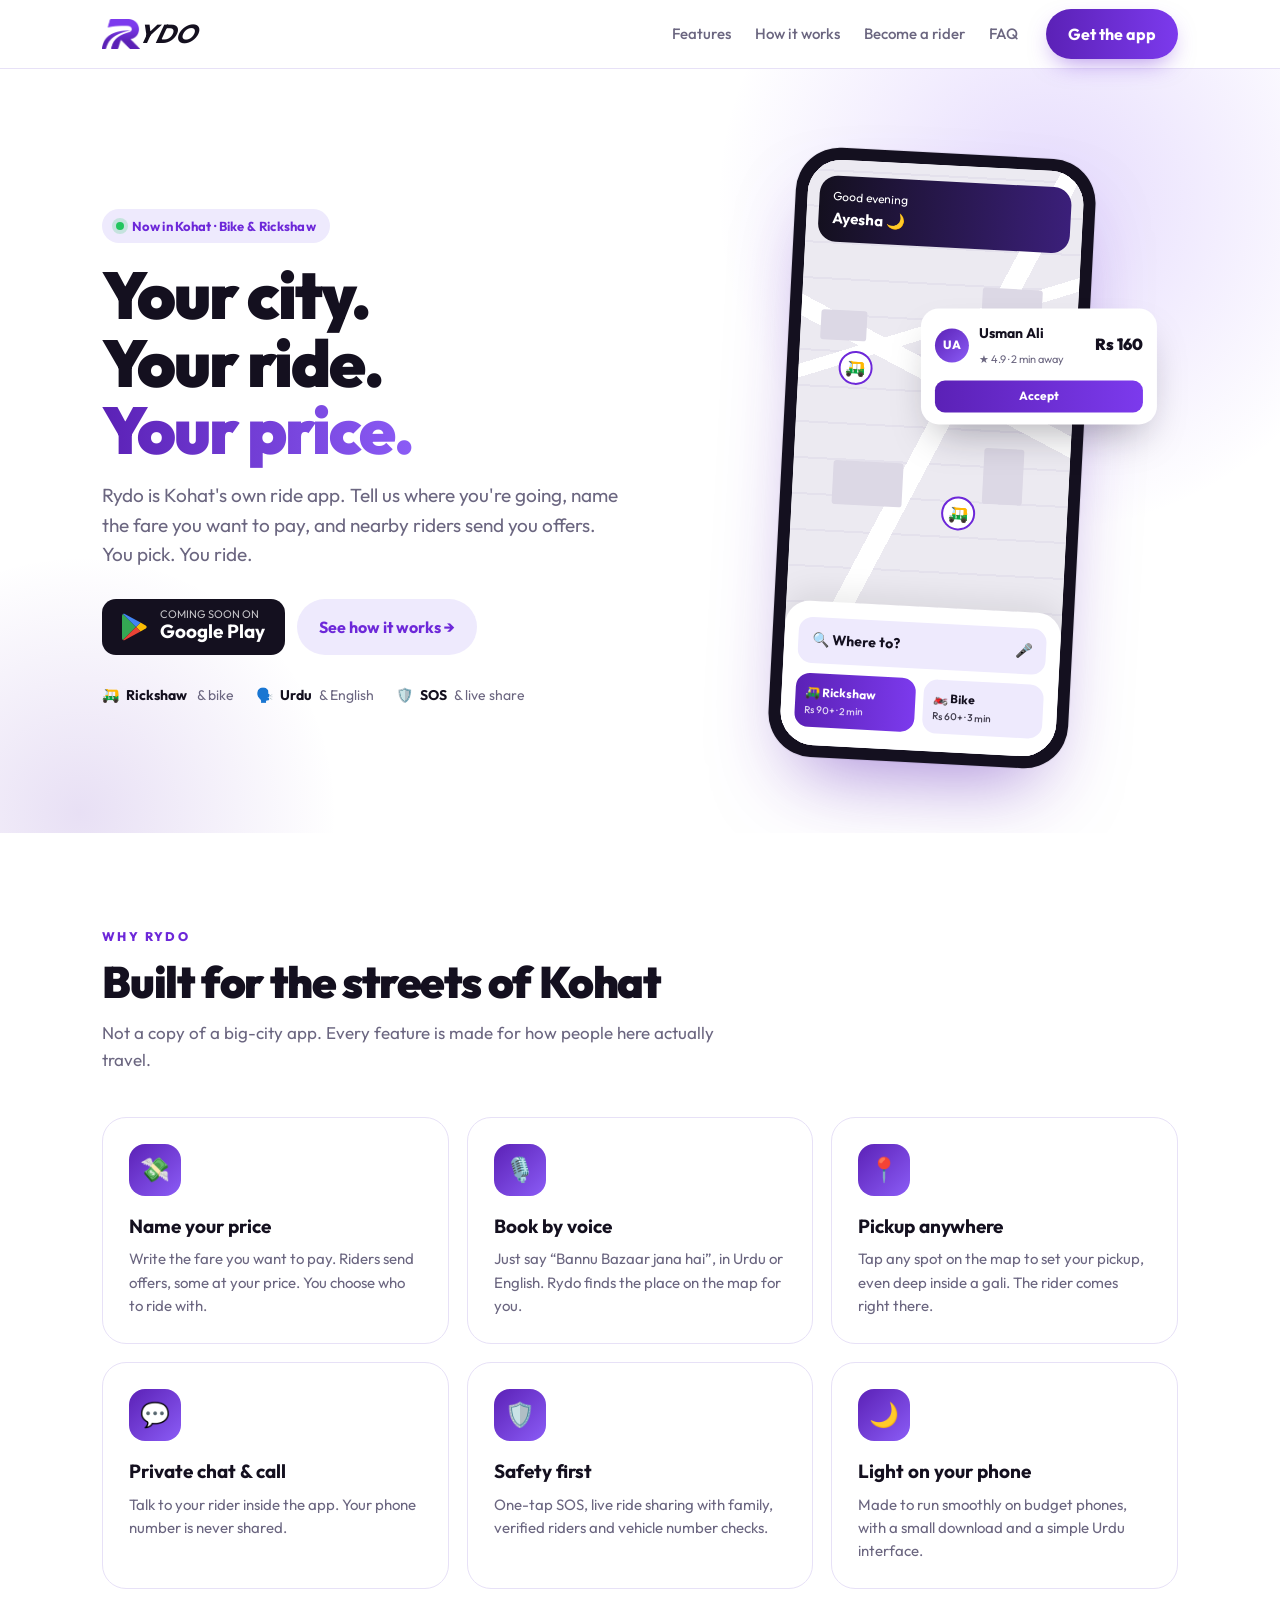
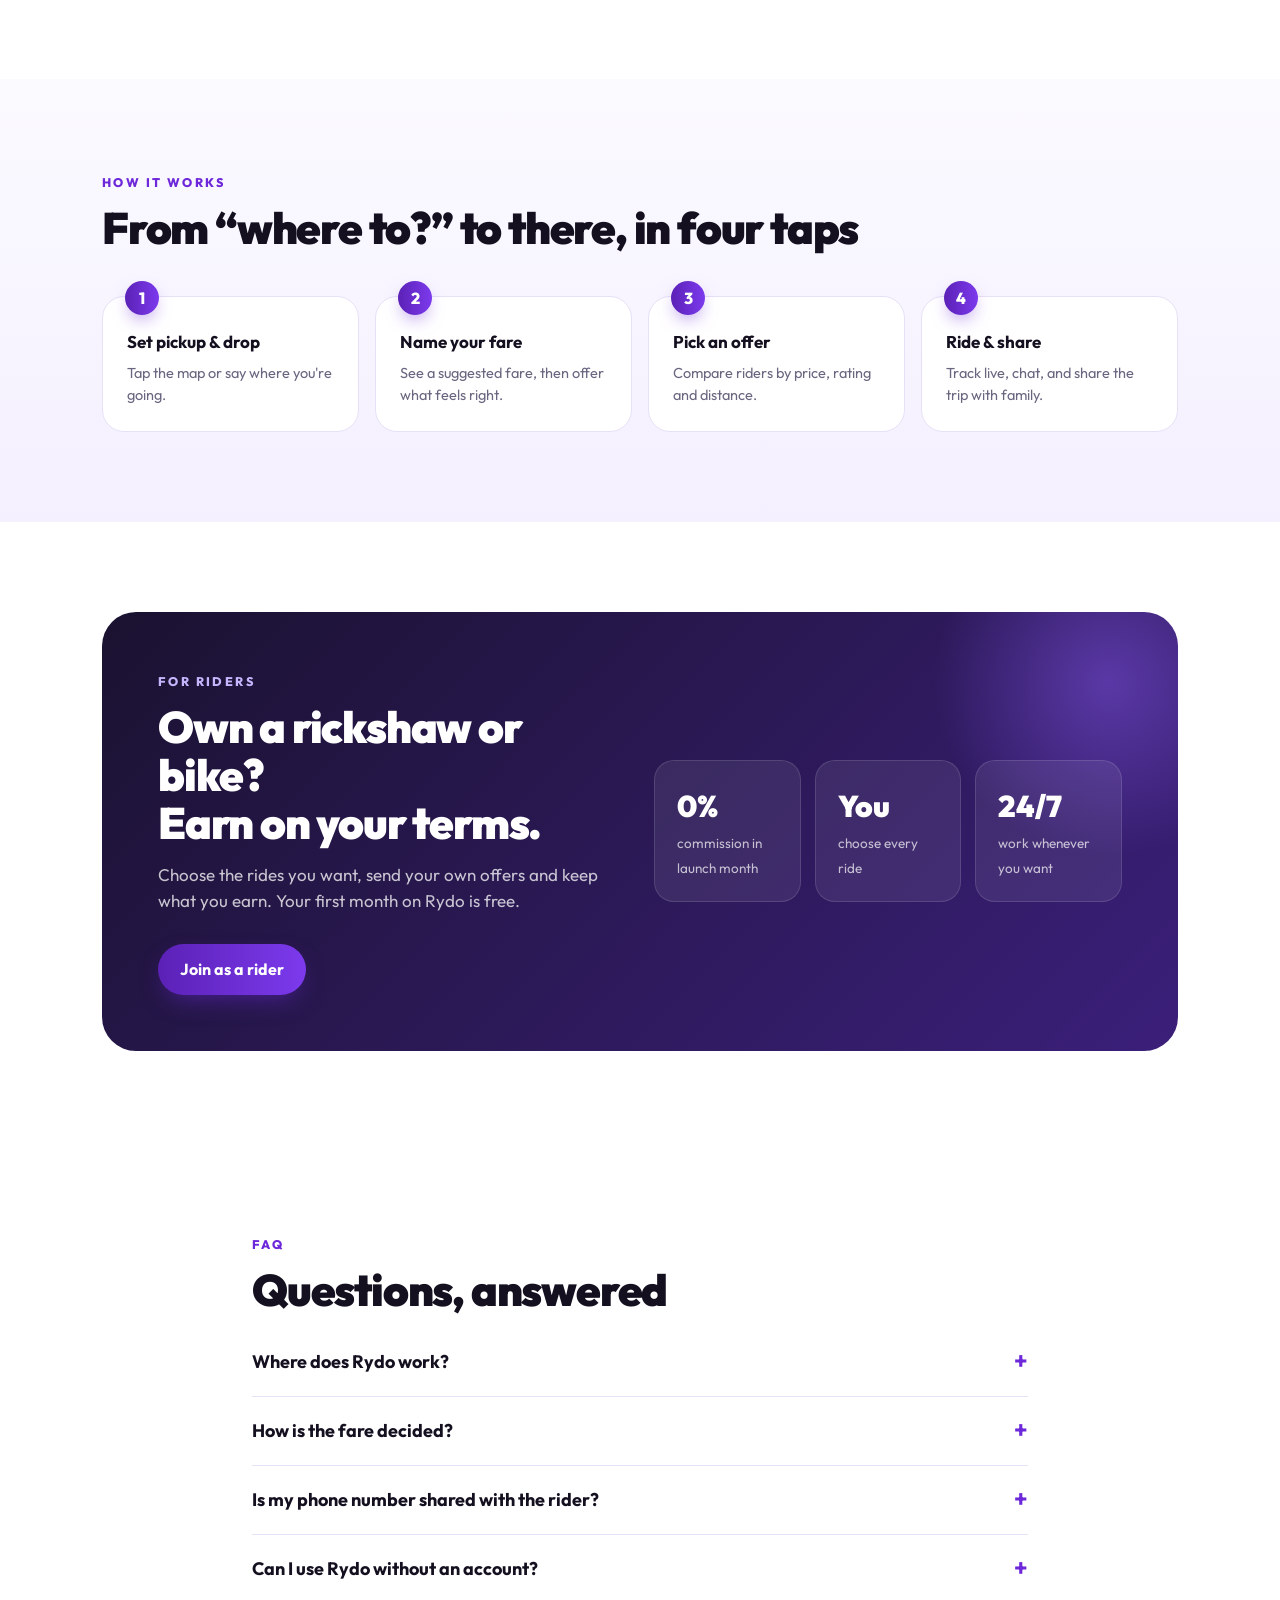
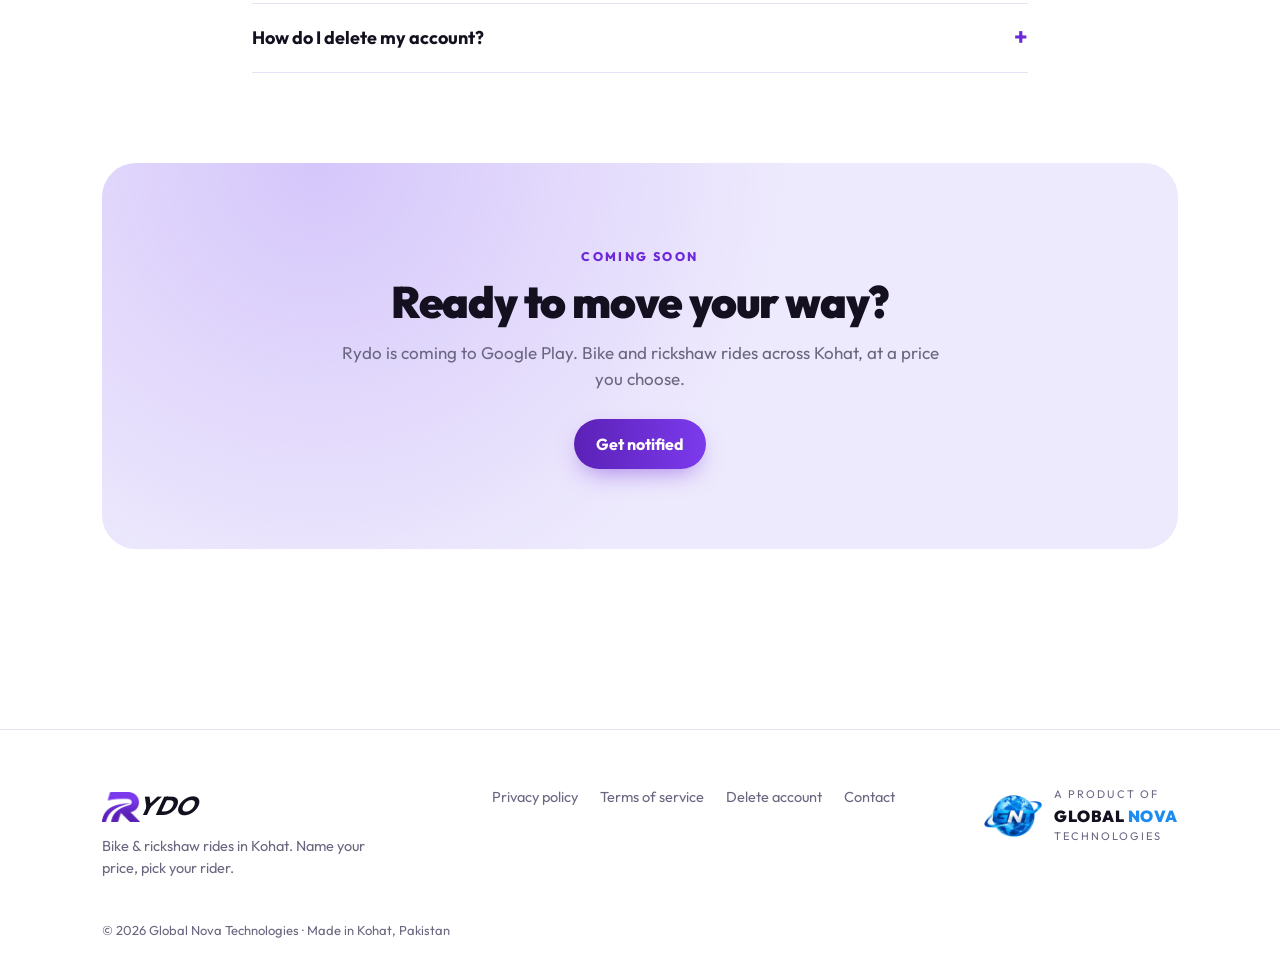
<file: index.html>
<!doctype html>
<html lang="en">
<head>
<meta charset="utf-8">
<meta name="viewport" content="width=device-width, initial-scale=1">
<title>Rydo — Bike &amp; Rickshaw rides in Kohat. Name your price.</title>
<meta name="description" content="Rydo is Kohat's bike and rickshaw ride app. Name your own fare, get offers from nearby riders, book by voice in Urdu or English, and ride safe with live share and SOS.">
<meta property="og:title" content="Rydo — Move your way">
<meta property="og:description" content="Bike & rickshaw rides in Kohat. Name your price, pick your rider.">
<meta property="og:image" content="assets/rydo-icon-512.png">
<meta name="theme-color" content="#6D28D9">
<link rel="icon" type="image/png" href="assets/favicon.png">
<link rel="apple-touch-icon" href="assets/apple-touch-icon.png">
<link rel="preconnect" href="https://fonts.googleapis.com">
<link href="https://fonts.googleapis.com/css2?family=Outfit:wght@400;500;600;700;800;900&display=swap" rel="stylesheet">
<style>
:root{--v1:#5B21B6;--v2:#7C3AED;--v:#6D28D9;--v3:#8B5CF6;--ink:#14101F;--sub:#6B6680;--lav:#EEEAFD;--line:#E7E1F7}
*{box-sizing:border-box;margin:0;padding:0}
html{scroll-behavior:smooth}
body{font-family:Outfit,system-ui,sans-serif;color:var(--ink);background:#fff;line-height:1.55;-webkit-font-smoothing:antialiased}
a{color:inherit;text-decoration:none}
.wrap{max-width:1120px;margin:0 auto;padding:0 22px}
/* nav */
nav{position:sticky;top:0;z-index:20;background:rgba(255,255,255,.86);backdrop-filter:saturate(180%) blur(14px);border-bottom:1px solid var(--line)}
nav .wrap{display:flex;align-items:center;height:68px;gap:28px}
.logo{display:flex;align-items:center;gap:2px;font-weight:900;font-size:26px;letter-spacing:.5px}
.logo img{height:30px}
.logo b{font-style:italic;transform:skewX(-12deg);display:inline-block;margin-left:-4px}
nav .links{display:flex;gap:24px;margin-left:auto;font-weight:500;color:var(--sub);font-size:15px}
nav .links a:hover{color:var(--v)}
.btn{display:inline-flex;align-items:center;gap:10px;border-radius:999px;font-weight:700;padding:13px 22px;transition:.2s}
.btn-p{background:linear-gradient(90deg,var(--v1),var(--v2));color:#fff;box-shadow:0 10px 24px -8px rgba(109,40,217,.55)}
.btn-p:hover{transform:translateY(-2px);box-shadow:0 14px 30px -8px rgba(109,40,217,.65)}
.btn-g{background:var(--lav);color:var(--v)}
/* hero */
.hero{position:relative;overflow:hidden;padding:84px 0 70px}
.hero:before{content:"";position:absolute;inset:-30% -10% auto auto;width:720px;height:720px;border-radius:50%;background:radial-gradient(circle,rgba(139,92,246,.22),transparent 65%);z-index:-1;animation:drift 14s ease-in-out infinite alternate}
.hero:after{content:"";position:absolute;left:-200px;bottom:-260px;width:560px;height:560px;border-radius:50%;background:radial-gradient(circle,rgba(91,33,182,.14),transparent 65%);z-index:-1}
@keyframes drift{to{transform:translate(-60px,40px)}}
.hero .wrap{display:grid;grid-template-columns:1.05fr .95fr;gap:40px;align-items:center}
.pill{display:inline-flex;gap:8px;align-items:center;background:var(--lav);color:var(--v);font-weight:700;font-size:13px;padding:7px 14px;border-radius:999px;letter-spacing:.3px}
.pill i{width:8px;height:8px;border-radius:50%;background:#22C55E;box-shadow:0 0 0 4px rgba(34,197,94,.2)}
h1{font-size:clamp(40px,6vw,66px);line-height:1.02;letter-spacing:-2px;font-weight:900;margin:18px 0 18px}
h1 em{font-style:normal;background:linear-gradient(90deg,var(--v1),var(--v3));-webkit-background-clip:text;background-clip:text;color:transparent}
.lead{font-size:19px;color:var(--sub);max-width:520px}
.cta{display:flex;gap:12px;flex-wrap:wrap;margin-top:30px}
.gp{display:inline-flex;align-items:center;gap:12px;background:var(--ink);color:#fff;border-radius:14px;padding:10px 20px}
.gp small{display:block;font-size:11px;opacity:.75;line-height:1}
.gp strong{font-size:19px;line-height:1.2}
.trust{display:flex;gap:22px;margin-top:30px;color:var(--sub);font-size:14px;flex-wrap:wrap}
.trust span{display:flex;gap:7px;align-items:center}
.trust b{color:var(--ink)}
/* phone mock */
.phone{position:relative;justify-self:center;width:300px;height:610px;border-radius:44px;background:var(--ink);padding:12px;box-shadow:0 40px 80px -30px rgba(91,33,182,.55),0 0 0 1px rgba(0,0,0,.05);transform:rotate(3deg);animation:float 6s ease-in-out infinite}
@keyframes float{50%{transform:rotate(3deg) translateY(-14px)}}
.screen{height:100%;border-radius:34px;overflow:hidden;background:#F3F2F7;position:relative}
.map{position:absolute;inset:0;background:
linear-gradient(115deg,transparent 46%,#fff 46%,#fff 50%,transparent 50%),
linear-gradient(25deg,transparent 60%,#fff 60%,#fff 63%,transparent 63%),
linear-gradient(160deg,transparent 30%,#fff 30%,#fff 32%,transparent 32%),
repeating-linear-gradient(0deg,#ECEAF1 0 34px,#E4E1EC 34px 36px),#EDEBF2}
.bld{position:absolute;background:#DCD8E5;border-radius:3px}
.me{position:absolute;left:46%;top:40%;width:22px;height:22px;border-radius:50%;background:var(--v);border:4px solid #fff;box-shadow:0 0 0 0 rgba(109,40,217,.5);animation:ping 2s infinite}
@keyframes ping{0%{box-shadow:0 0 0 0 rgba(109,40,217,.45)}100%{box-shadow:0 0 0 34px rgba(109,40,217,0)}}
.veh{position:absolute;width:34px;height:34px;border-radius:50%;background:#fff;border:2px solid var(--v);display:grid;place-items:center;font-size:16px;animation:roam 9s ease-in-out infinite alternate}
@keyframes roam{to{transform:translate(26px,-18px)}}
.greet{position:absolute;left:12px;right:12px;top:16px;border-radius:18px;padding:12px 14px;color:#fff;background:linear-gradient(90deg,#14101F,#3B1F7A);font-size:12px}
.greet b{display:block;font-size:15px}
.sheet{position:absolute;left:0;right:0;bottom:0;background:#fff;border-radius:24px 24px 0 0;padding:16px 14px 18px;box-shadow:0 -10px 30px rgba(0,0,0,.08)}
.where{background:var(--lav);border-radius:14px;padding:12px 14px;font-weight:700;font-size:14px;display:flex;justify-content:space-between}
.chips{display:flex;gap:8px;margin-top:10px}
.chip{flex:1;border-radius:14px;padding:10px;font-size:12px;background:var(--lav);font-weight:700}
.chip.on{background:linear-gradient(90deg,var(--v1),var(--v2));color:#fff}
.chip small{display:block;font-weight:500;opacity:.8}
.offer{position:absolute;right:-70px;top:150px;background:#fff;border-radius:18px;padding:12px 14px;box-shadow:0 20px 40px -14px rgba(20,16,31,.35);width:236px;transform:rotate(-3deg);animation:pop 6s ease-in-out infinite}
@keyframes pop{0%,100%{transform:rotate(-3deg) translateY(0)}50%{transform:rotate(-3deg) translateY(10px)}}
.offer .r{display:flex;gap:10px;align-items:center}
.av{width:34px;height:34px;border-radius:50%;background:linear-gradient(135deg,var(--v1),var(--v3));color:#fff;display:grid;place-items:center;font-weight:800;font-size:12px}
.offer b{font-size:14px}.offer small{color:var(--sub);font-size:11px}
.offer .p{margin-left:auto;font-weight:900;font-size:16px;white-space:nowrap}
.offer .acc{margin-top:10px;text-align:center;background:linear-gradient(90deg,var(--v1),var(--v2));color:#fff;border-radius:10px;padding:7px;font-weight:700;font-size:12px}
/* sections */
section{padding:90px 0}
.kicker{color:var(--v);font-weight:800;letter-spacing:2.4px;font-size:12.5px;text-transform:uppercase}
h2{font-size:clamp(30px,4vw,44px);letter-spacing:-1.2px;line-height:1.1;margin:10px 0 14px;font-weight:900}
.sub{color:var(--sub);font-size:17px;max-width:620px}
.grid{display:grid;grid-template-columns:repeat(3,1fr);gap:18px;margin-top:44px}
.card{border:1px solid var(--line);border-radius:24px;padding:26px;background:#fff;transition:.25s}
.card:hover{transform:translateY(-6px);box-shadow:0 24px 50px -24px rgba(91,33,182,.35);border-color:#D9CCFB}
.ico{width:52px;height:52px;border-radius:16px;display:grid;place-items:center;background:linear-gradient(135deg,var(--v1),var(--v3));color:#fff;font-size:24px;margin-bottom:16px}
.card h3{font-size:19px;margin-bottom:6px}
.card p{color:var(--sub);font-size:15px}
/* steps */
.steps{background:linear-gradient(180deg,#FBFAFF,#F4F0FF)}
.st{display:grid;grid-template-columns:repeat(4,1fr);gap:16px;margin-top:44px;counter-reset:s}
.s{position:relative;padding:24px;border-radius:22px;background:#fff;border:1px solid var(--line)}
.s:before{counter-increment:s;content:counter(s);position:absolute;top:-16px;left:22px;width:34px;height:34px;border-radius:50%;background:linear-gradient(90deg,var(--v1),var(--v2));color:#fff;font-weight:800;display:grid;place-items:center;box-shadow:0 8px 18px -6px rgba(109,40,217,.6)}
.s h3{font-size:17px;margin:8px 0 6px}.s p{color:var(--sub);font-size:14.5px}
/* rider */
.rider{display:grid;grid-template-columns:1fr 1fr;gap:28px;align-items:center;background:linear-gradient(135deg,#1A1230,#3B1F7A);color:#fff;border-radius:34px;padding:56px;position:relative;overflow:hidden}
.rider:after{content:"";position:absolute;right:-120px;top:-120px;width:380px;height:380px;border-radius:50%;background:radial-gradient(circle,rgba(139,92,246,.45),transparent 65%)}
.rider .kicker{color:#C4B5FD}.rider .sub{color:rgba(255,255,255,.75)}
.stats{display:grid;grid-template-columns:repeat(3,1fr);gap:14px;position:relative;z-index:1}
.stat{background:rgba(255,255,255,.08);border:1px solid rgba(255,255,255,.12);border-radius:20px;padding:22px}
.stat b{display:block;font-size:30px;font-weight:900}
.stat span{color:rgba(255,255,255,.7);font-size:13.5px}
/* faq */
details{border-bottom:1px solid var(--line);padding:20px 0}
summary{cursor:pointer;font-weight:700;font-size:18px;list-style:none;display:flex;justify-content:space-between}
summary:after{content:"+";color:var(--v);font-size:24px;line-height:1}
details[open] summary:after{content:"–"}
details p{color:var(--sub);margin-top:10px}
/* cta band */
.band{text-align:center;padding:80px 22px;border-radius:34px;background:radial-gradient(circle at 20% 0,rgba(139,92,246,.25),transparent 50%),var(--lav)}
/* footer */
footer{padding:56px 0 40px;border-top:1px solid var(--line);margin-top:90px}
footer .wrap{display:flex;gap:30px;flex-wrap:wrap;align-items:flex-start;justify-content:space-between}
.gnt{display:flex;align-items:center;gap:12px}
.gnt img{height:42px}
.gnt small{display:block;color:var(--sub);font-size:11px;letter-spacing:2px}
.gnt b{font-weight:900;letter-spacing:.5px}.gnt b span{color:#1C8CF0}
.fl{display:flex;gap:22px;color:var(--sub);font-size:14.5px;flex-wrap:wrap}
.fl a:hover{color:var(--v)}
.copy{width:100%;color:var(--sub);font-size:13px;margin-top:10px}
/* reveal */
.rv{opacity:0;transform:translateY(26px);transition:opacity .7s ease,transform .7s ease}
.rv.in{opacity:1;transform:none}
@media (max-width:900px){
 .hero .wrap,.rider{grid-template-columns:1fr}
 .grid{grid-template-columns:1fr 1fr}.st{grid-template-columns:1fr 1fr}
 nav .links{display:none}.phone{transform:none;margin-top:20px}.offer{right:-20px}
 .rider{padding:34px}
}
@media (max-width:560px){.grid,.st,.stats{grid-template-columns:1fr}.offer{display:none}}
@media (prefers-reduced-motion:reduce){*{animation:none!important;transition:none!important}.rv{opacity:1;transform:none}}
</style>
</head>
<body>

<nav><div class="wrap">
  <a class="logo" href="#"><img src="assets/r-mark.png" alt=""><b>YDO</b></a>
  <div class="links"><a href="#features">Features</a><a href="#how">How it works</a><a href="#riders">Become a rider</a><a href="#faq">FAQ</a></div>
  <a class="btn btn-p" href="#download">Get the app</a>
</div></nav>

<header class="hero"><div class="wrap">
  <div>
    <span class="pill"><i></i> Now in Kohat · Bike &amp; Rickshaw</span>
    <h1>Your city.<br>Your ride.<br><em>Your price.</em></h1>
    <p class="lead">Rydo is Kohat's own ride app. Tell us where you're going, name the fare you want to pay, and nearby riders send you offers. You pick. You ride.</p>
    <div class="cta" id="download">
      <a class="gp" href="#" aria-label="Get it on Google Play (coming soon)">
        <svg width="26" height="28" viewBox="0 0 26 28"><path fill="#34A853" d="M1 1l13 13L1 27c-.6-.3-1-1-1-1.8V2.8C0 2 .4 1.3 1 1z"/><path fill="#FBBC04" d="M18.5 9.5L14 14l4.5 4.5 5.2-3c1.3-.8 1.3-2.2 0-3z"/><path fill="#4285F4" d="M1 1c.5-.3 1.2-.3 1.8 0l15.7 8.5L14 14z"/><path fill="#EA4335" d="M14 14l4.5 4.5L2.8 27c-.6.3-1.3.3-1.8 0z"/></svg>
        <span><small>COMING SOON ON</small><strong>Google Play</strong></span>
      </a>
      <a class="btn btn-g" href="#how">See how it works →</a>
    </div>
    <div class="trust"><span>🛺 <b>Rickshaw</b>&nbsp;&amp; bike</span><span>🗣️ <b>Urdu</b> &amp; English</span><span>🛡️ <b>SOS</b> &amp; live share</span></div>
  </div>

  <div class="phone" aria-hidden="true"><div class="screen">
    <div class="map">
      <i class="bld" style="left:20px;top:150px;width:46px;height:30px"></i>
      <i class="bld" style="left:180px;top:120px;width:60px;height:40px"></i>
      <i class="bld" style="left:40px;top:300px;width:70px;height:44px"></i>
      <i class="bld" style="left:190px;top:280px;width:40px;height:56px"></i>
    </div>
    <div class="greet">Good evening<b>Ayesha 🌙</b></div>
    <i class="me"></i>
    <span class="veh" style="left:40px;top:190px">🛺</span>
    <span class="veh" style="left:200px;top:210px;animation-delay:-3s">🏍️</span>
    <span class="veh" style="left:150px;top:330px;animation-delay:-5s">🛺</span>
    <div class="sheet">
      <div class="where">🔍 Where to? <span>🎤</span></div>
      <div class="chips"><div class="chip on">🛺 Rickshaw<small>Rs 90+ · 2 min</small></div><div class="chip">🏍️ Bike<small>Rs 60+ · 3 min</small></div></div>
    </div>
  </div>
  <div class="offer"><div class="r"><span class="av">UA</span><div><b>Usman Ali</b><br><small>★ 4.9 · 2 min away</small></div><span class="p">Rs 160</span></div><div class="acc">Accept</div></div>
  </div>
</div></header>

<section id="features"><div class="wrap">
  <div class="rv"><span class="kicker">Why Rydo</span><h2>Built for the streets of Kohat</h2><p class="sub">Not a copy of a big-city app. Every feature is made for how people here actually travel.</p></div>
  <div class="grid">
    <div class="card rv"><div class="ico">💸</div><h3>Name your price</h3><p>Write the fare you want to pay. Riders send offers, some at your price. You choose who to ride with.</p></div>
    <div class="card rv"><div class="ico">🎙️</div><h3>Book by voice</h3><p>Just say “Bannu Bazaar jana hai”, in Urdu or English. Rydo finds the place on the map for you.</p></div>
    <div class="card rv"><div class="ico">📍</div><h3>Pickup anywhere</h3><p>Tap any spot on the map to set your pickup, even deep inside a gali. The rider comes right there.</p></div>
    <div class="card rv"><div class="ico">💬</div><h3>Private chat &amp; call</h3><p>Talk to your rider inside the app. Your phone number is never shared.</p></div>
    <div class="card rv"><div class="ico">🛡️</div><h3>Safety first</h3><p>One-tap SOS, live ride sharing with family, verified riders and vehicle number checks.</p></div>
    <div class="card rv"><div class="ico">🌙</div><h3>Light on your phone</h3><p>Made to run smoothly on budget phones, with a small download and a simple Urdu interface.</p></div>
  </div>
</div></section>

<section class="steps" id="how"><div class="wrap">
  <div class="rv"><span class="kicker">How it works</span><h2>From “where to?” to there, in four taps</h2></div>
  <div class="st">
    <div class="s rv"><h3>Set pickup &amp; drop</h3><p>Tap the map or say where you're going.</p></div>
    <div class="s rv"><h3>Name your fare</h3><p>See a suggested fare, then offer what feels right.</p></div>
    <div class="s rv"><h3>Pick an offer</h3><p>Compare riders by price, rating and distance.</p></div>
    <div class="s rv"><h3>Ride &amp; share</h3><p>Track live, chat, and share the trip with family.</p></div>
  </div>
</div></section>

<section id="riders"><div class="wrap">
  <div class="rider rv">
    <div style="position:relative;z-index:1">
      <span class="kicker">For riders</span>
      <h2>Own a rickshaw or bike?<br>Earn on your terms.</h2>
      <p class="sub">Choose the rides you want, send your own offers and keep what you earn. Your first month on Rydo is free.</p>
      <div class="cta"><a class="btn btn-p" href="#download">Join as a rider</a></div>
    </div>
    <div class="stats">
      <div class="stat"><b>0%</b><span>commission in launch month</span></div>
      <div class="stat"><b>You</b><span>choose every ride</span></div>
      <div class="stat"><b>24/7</b><span>work whenever you want</span></div>
    </div>
  </div>
</div></section>

<section id="faq"><div class="wrap" style="max-width:820px">
  <div class="rv"><span class="kicker">FAQ</span><h2>Questions, answered</h2></div>
  <details class="rv"><summary>Where does Rydo work?</summary><p>Rydo is launching in Kohat, Khyber Pakhtunkhwa, covering about 12 km around the city.</p></details>
  <details class="rv"><summary>How is the fare decided?</summary><p>Rydo shows a suggested fare for your distance. You can offer more or less. Riders accept your price or send a counter-offer, and you pick the one you like.</p></details>
  <details class="rv"><summary>Is my phone number shared with the rider?</summary><p>No. Calls and chats happen inside the app, so your number stays private.</p></details>
  <details class="rv"><summary>Can I use Rydo without an account?</summary><p>Yes. You can explore in guest mode. Log in with your phone number when you're ready to save your rides.</p></details>
  <details class="rv"><summary>How do I delete my account?</summary><p>Open Rydo → Account → Delete account. Or see our <a href="delete-account.html" style="color:var(--v);font-weight:700">account deletion page</a>.</p></details>
</div></section>

<section style="padding-top:0"><div class="wrap"><div class="band rv">
  <span class="kicker">Coming soon</span><h2>Ready to move your way?</h2>
  <p class="sub" style="margin:0 auto 26px">Rydo is coming to Google Play. Bike and rickshaw rides across Kohat, at a price you choose.</p>
  <a class="btn btn-p" href="#download">Get notified</a>
</div></div></section>

<footer><div class="wrap">
  <div><a class="logo" href="#"><img src="assets/r-mark.png" alt=""><b>YDO</b></a><p style="color:var(--sub);margin-top:8px;max-width:300px;font-size:14.5px">Bike &amp; rickshaw rides in Kohat. Name your price, pick your rider.</p></div>
  <div class="fl"><a href="privacy.html">Privacy policy</a><a href="terms.html">Terms of service</a><a href="delete-account.html">Delete account</a><a href="mailto:ahmiikhanx885@gmail.com">Contact</a></div>
  <div class="gnt"><img src="assets/gnt.png" alt="Global Nova Technologies"><div><small>A PRODUCT OF</small><b>GLOBAL <span>NOVA</span></b> <small>TECHNOLOGIES</small></div></div>
  <p class="copy">© 2026 Global Nova Technologies · Made in Kohat, Pakistan</p>
</div></footer>

<script>
const io=new IntersectionObserver(es=>es.forEach(e=>{if(e.isIntersecting){e.target.classList.add('in');io.unobserve(e.target)}}),{threshold:.12});
document.querySelectorAll('.rv').forEach((el,i)=>{el.style.transitionDelay=(i%3)*80+'ms';io.observe(el)});
</script>
</body>
</html>
</file>
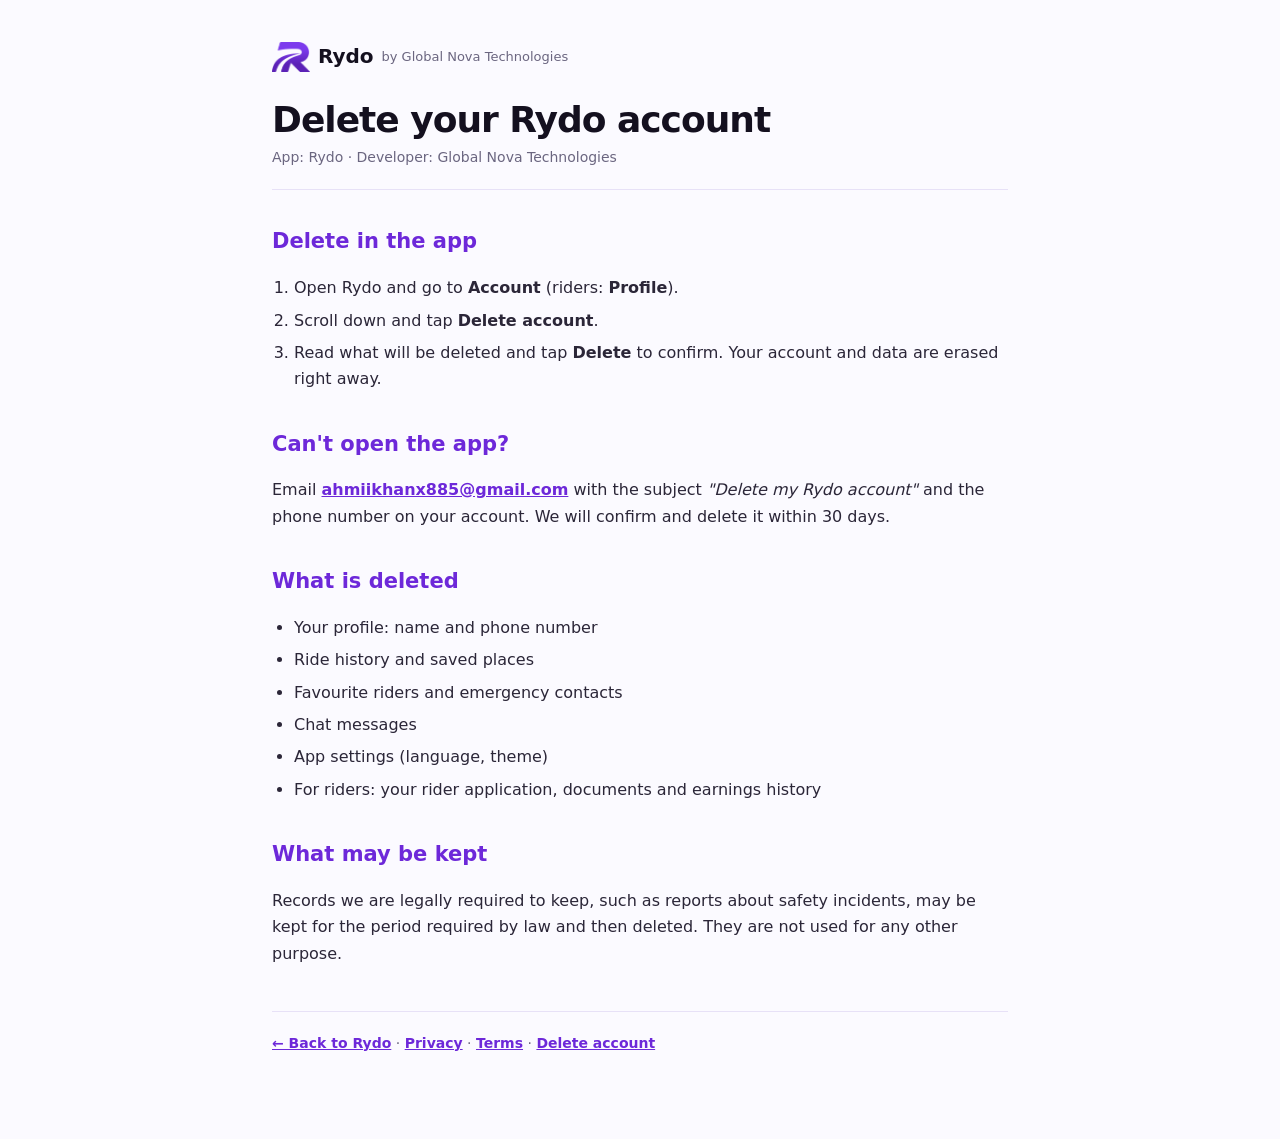
<file: delete-account.html>
<!doctype html>
<html lang="en">
<head>
<meta charset="utf-8">
<meta name="viewport" content="width=device-width, initial-scale=1">
<title>Delete your Rydo account</title>
<link rel="stylesheet" href="legal.css">
<link rel="icon" type="image/png" href="assets/favicon.png">
</head>
<body>
<main>
<a class="brand" href="index.html"><img src="assets/r-mark.png" alt="">Rydo <span>by Global Nova Technologies</span></a>
<h1>Delete your Rydo account</h1>
<p class="meta">App: Rydo · Developer: Global Nova Technologies</p>

<h2>Delete in the app</h2>
<ol>
<li>Open Rydo and go to <strong>Account</strong> (riders: <strong>Profile</strong>).</li>
<li>Scroll down and tap <strong>Delete account</strong>.</li>
<li>Read what will be deleted and tap <strong>Delete</strong> to confirm. Your account and data are erased right away.</li>
</ol>

<h2>Can't open the app?</h2>
<p>Email <a href="mailto:ahmiikhanx885@gmail.com?subject=Delete%20my%20Rydo%20account">ahmiikhanx885@gmail.com</a> with the subject <em>"Delete my Rydo account"</em> and the phone number on your account. We will confirm and delete it within 30 days.</p>

<h2>What is deleted</h2>
<ul>
<li>Your profile: name and phone number</li>
<li>Ride history and saved places</li>
<li>Favourite riders and emergency contacts</li>
<li>Chat messages</li>
<li>App settings (language, theme)</li>
<li>For riders: your rider application, documents and earnings history</li>
</ul>

<h2>What may be kept</h2>
<p>Records we are legally required to keep, such as reports about safety incidents, may be kept for the period required by law and then deleted. They are not used for any other purpose.</p>

<p class="back"><a href="index.html">← Back to Rydo</a> · <a href="privacy.html">Privacy</a> · <a href="terms.html">Terms</a> · <a href="delete-account.html">Delete account</a></p>
</main>
</body>
</html>
</file>
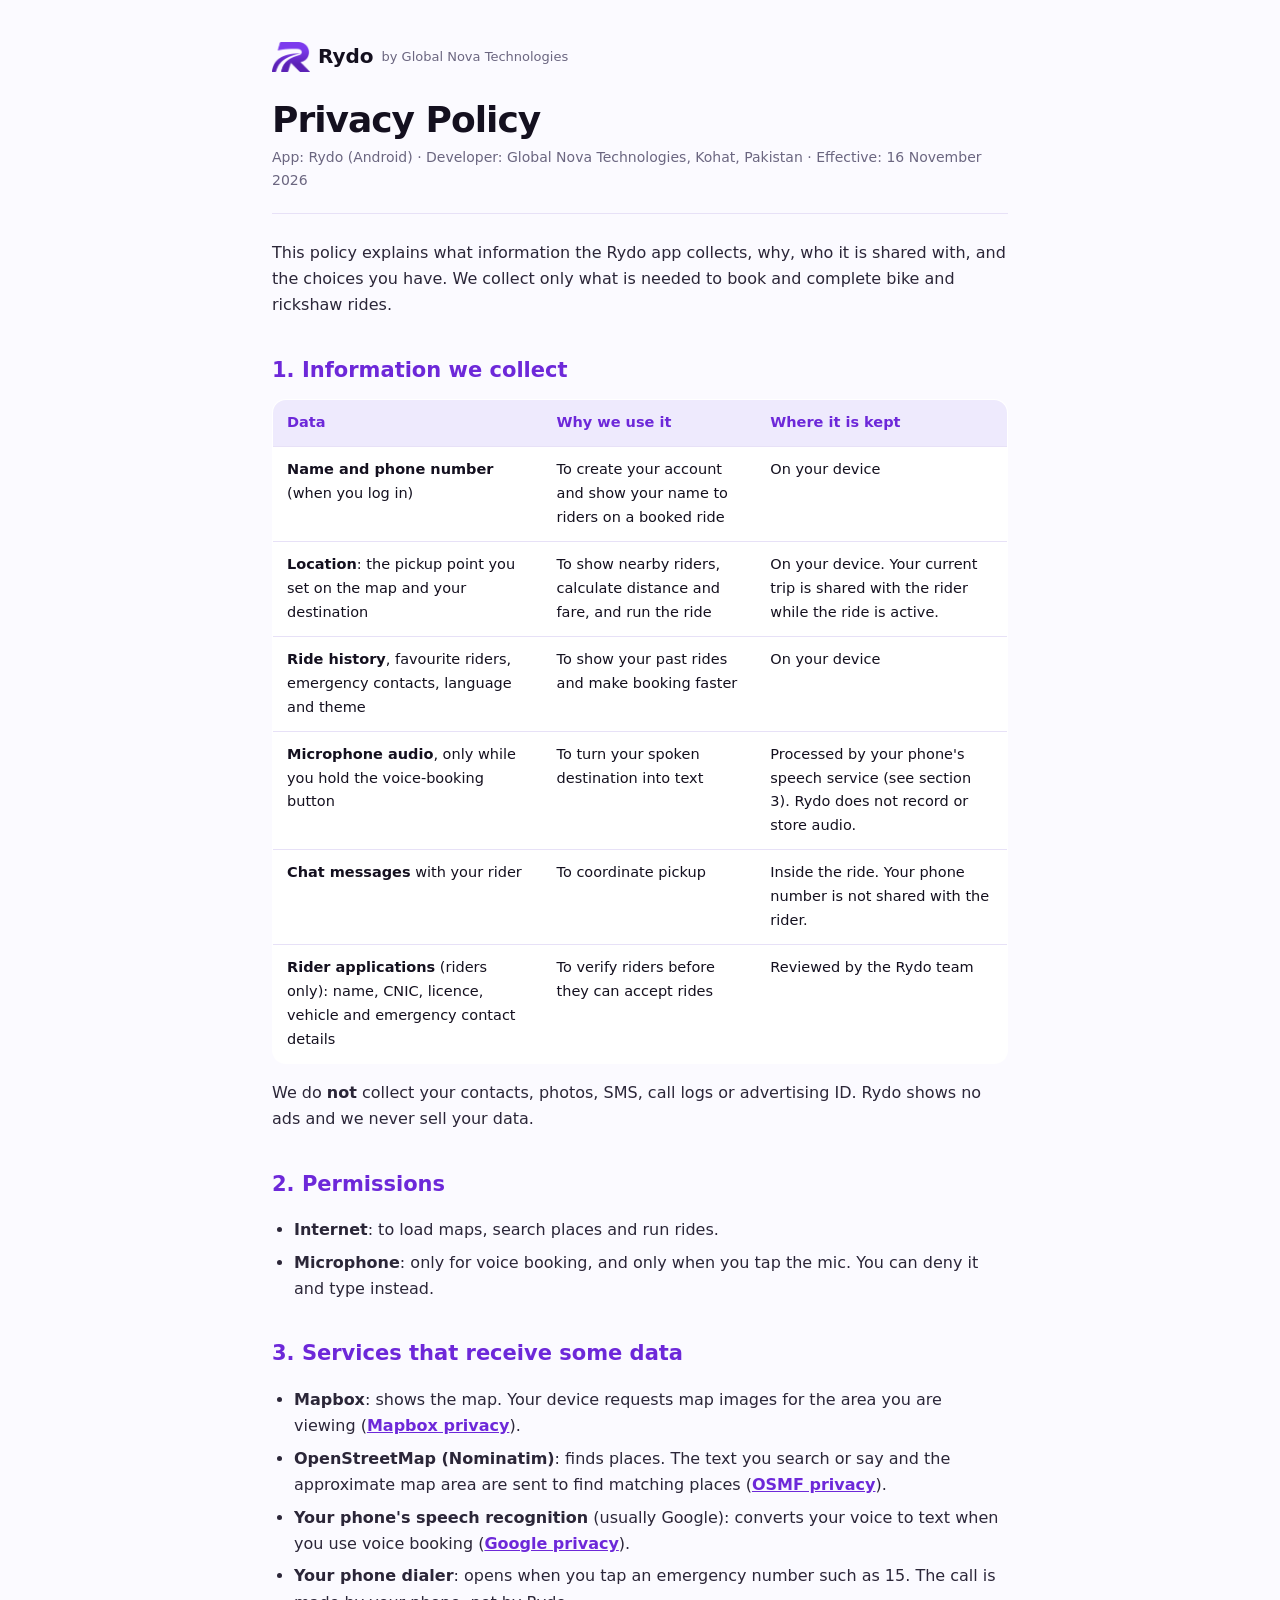
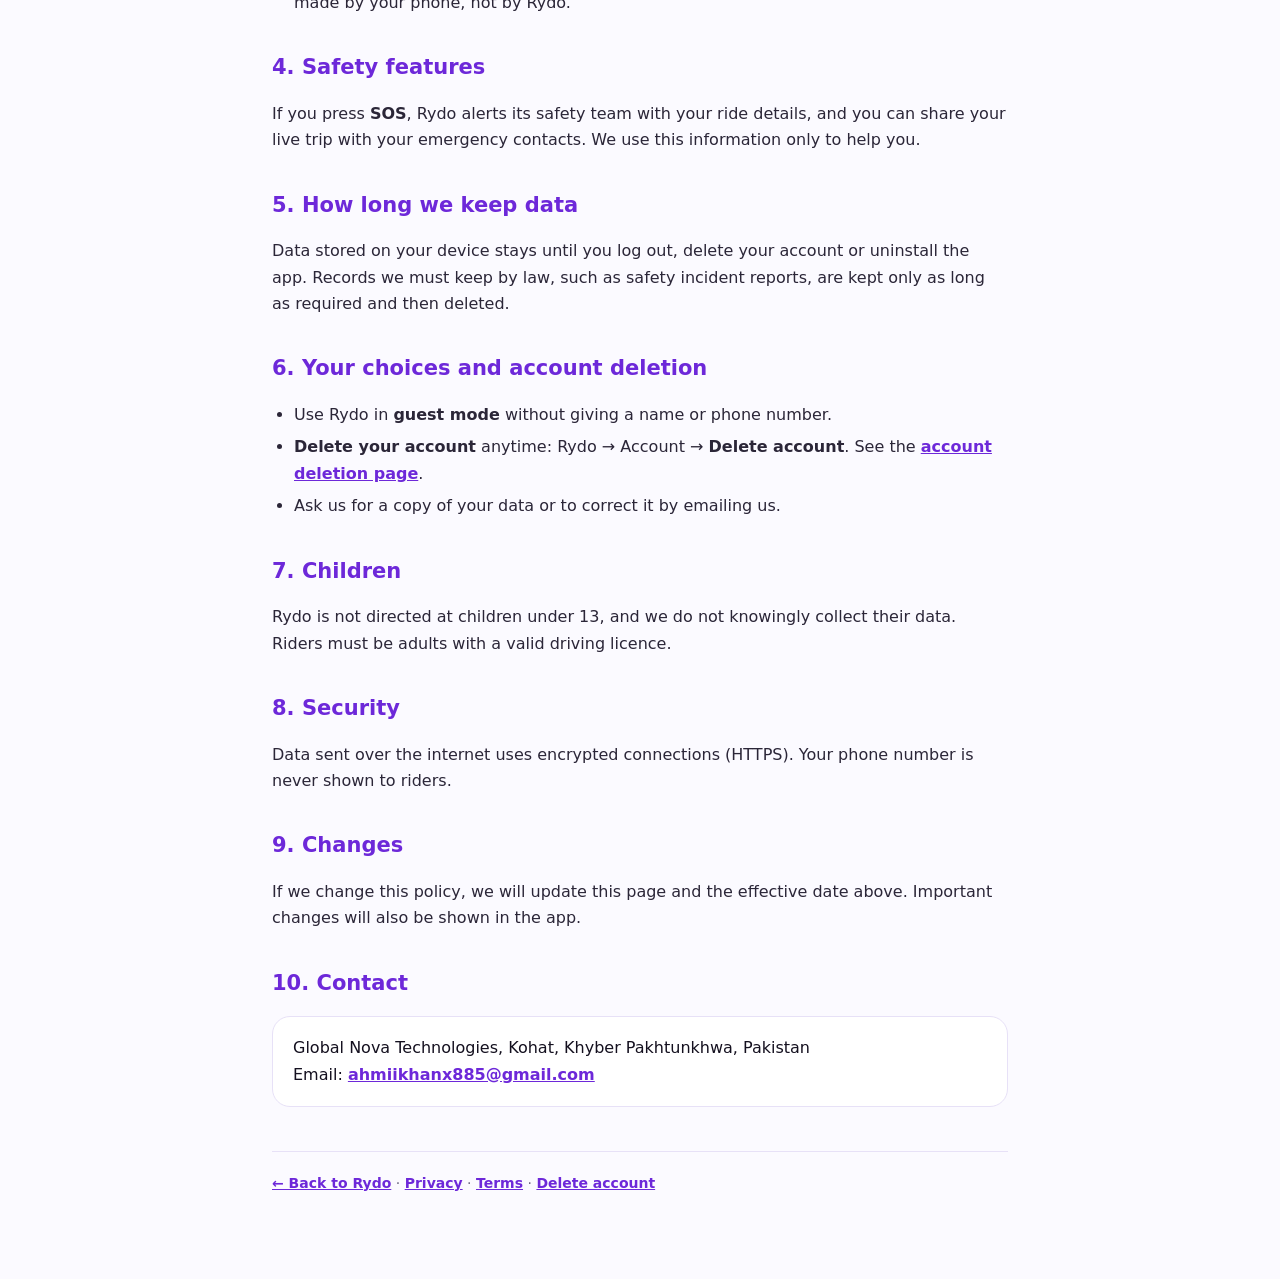
<file: privacy.html>
<!doctype html>
<html lang="en">
<head>
<meta charset="utf-8">
<meta name="viewport" content="width=device-width, initial-scale=1">
<title>Privacy Policy — Rydo</title>
<link rel="stylesheet" href="legal.css">
<link rel="icon" type="image/png" href="assets/favicon.png">
</head>
<body>
<main>
<a class="brand" href="index.html"><img src="assets/r-mark.png" alt="">Rydo <span>by Global Nova Technologies</span></a>
<h1>Privacy Policy</h1>
<p class="meta">App: Rydo (Android) · Developer: Global Nova Technologies, Kohat, Pakistan · Effective: 16 November 2026</p>

<p>This policy explains what information the Rydo app collects, why, who it is shared with, and the choices you have. We collect only what is needed to book and complete bike and rickshaw rides.</p>

<h2>1. Information we collect</h2>
<table>
<tr><th>Data</th><th>Why we use it</th><th>Where it is kept</th></tr>
<tr><td><strong>Name and phone number</strong> (when you log in)</td><td>To create your account and show your name to riders on a booked ride</td><td>On your device</td></tr>
<tr><td><strong>Location</strong>: the pickup point you set on the map and your destination</td><td>To show nearby riders, calculate distance and fare, and run the ride</td><td>On your device. Your current trip is shared with the rider while the ride is active.</td></tr>
<tr><td><strong>Ride history</strong>, favourite riders, emergency contacts, language and theme</td><td>To show your past rides and make booking faster</td><td>On your device</td></tr>
<tr><td><strong>Microphone audio</strong>, only while you hold the voice-booking button</td><td>To turn your spoken destination into text</td><td>Processed by your phone's speech service (see section 3). Rydo does not record or store audio.</td></tr>
<tr><td><strong>Chat messages</strong> with your rider</td><td>To coordinate pickup</td><td>Inside the ride. Your phone number is not shared with the rider.</td></tr>
<tr><td><strong>Rider applications</strong> (riders only): name, CNIC, licence, vehicle and emergency contact details</td><td>To verify riders before they can accept rides</td><td>Reviewed by the Rydo team</td></tr>
</table>
<p>We do <strong>not</strong> collect your contacts, photos, SMS, call logs or advertising ID. Rydo shows no ads and we never sell your data.</p>

<h2>2. Permissions</h2>
<ul>
<li><strong>Internet</strong>: to load maps, search places and run rides.</li>
<li><strong>Microphone</strong>: only for voice booking, and only when you tap the mic. You can deny it and type instead.</li>
</ul>

<h2>3. Services that receive some data</h2>
<ul>
<li><strong>Mapbox</strong>: shows the map. Your device requests map images for the area you are viewing (<a href="https://www.mapbox.com/legal/privacy" rel="noopener">Mapbox privacy</a>).</li>
<li><strong>OpenStreetMap (Nominatim)</strong>: finds places. The text you search or say and the approximate map area are sent to find matching places (<a href="https://osmfoundation.org/wiki/Privacy_Policy" rel="noopener">OSMF privacy</a>).</li>
<li><strong>Your phone's speech recognition</strong> (usually Google): converts your voice to text when you use voice booking (<a href="https://policies.google.com/privacy" rel="noopener">Google privacy</a>).</li>
<li><strong>Your phone dialer</strong>: opens when you tap an emergency number such as 15. The call is made by your phone, not by Rydo.</li>
</ul>

<h2>4. Safety features</h2>
<p>If you press <strong>SOS</strong>, Rydo alerts its safety team with your ride details, and you can share your live trip with your emergency contacts. We use this information only to help you.</p>

<h2>5. How long we keep data</h2>
<p>Data stored on your device stays until you log out, delete your account or uninstall the app. Records we must keep by law, such as safety incident reports, are kept only as long as required and then deleted.</p>

<h2>6. Your choices and account deletion</h2>
<ul>
<li>Use Rydo in <strong>guest mode</strong> without giving a name or phone number.</li>
<li><strong>Delete your account</strong> anytime: Rydo → Account → <strong>Delete account</strong>. See the <a href="delete-account.html">account deletion page</a>.</li>
<li>Ask us for a copy of your data or to correct it by emailing us.</li>
</ul>

<h2>7. Children</h2>
<p>Rydo is not directed at children under 13, and we do not knowingly collect their data. Riders must be adults with a valid driving licence.</p>

<h2>8. Security</h2>
<p>Data sent over the internet uses encrypted connections (HTTPS). Your phone number is never shown to riders.</p>

<h2>9. Changes</h2>
<p>If we change this policy, we will update this page and the effective date above. Important changes will also be shown in the app.</p>

<h2>10. Contact</h2>
<div class="box">Global Nova Technologies, Kohat, Khyber Pakhtunkhwa, Pakistan<br>Email: <a href="mailto:ahmiikhanx885@gmail.com">ahmiikhanx885@gmail.com</a></div>

<p class="back"><a href="index.html">← Back to Rydo</a> · <a href="privacy.html">Privacy</a> · <a href="terms.html">Terms</a> · <a href="delete-account.html">Delete account</a></p>
</main>
</body>
</html>
</file>
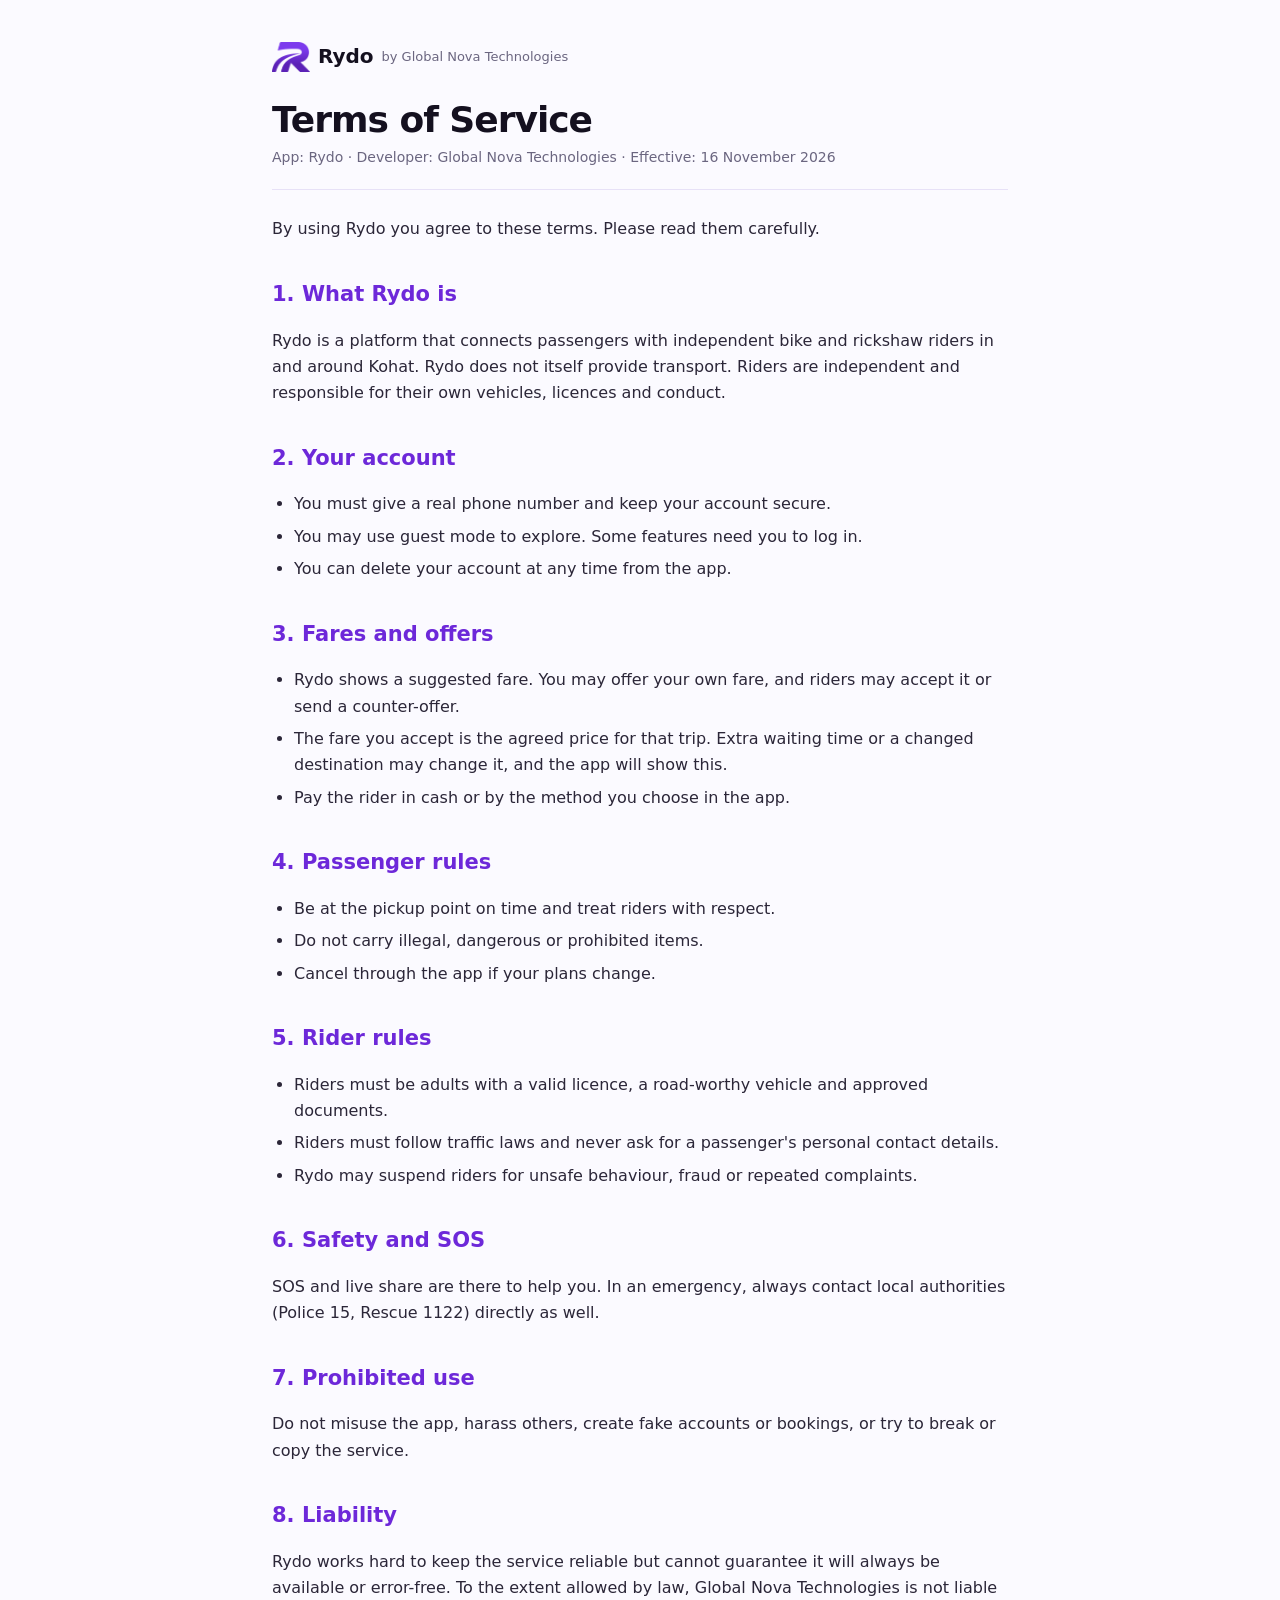
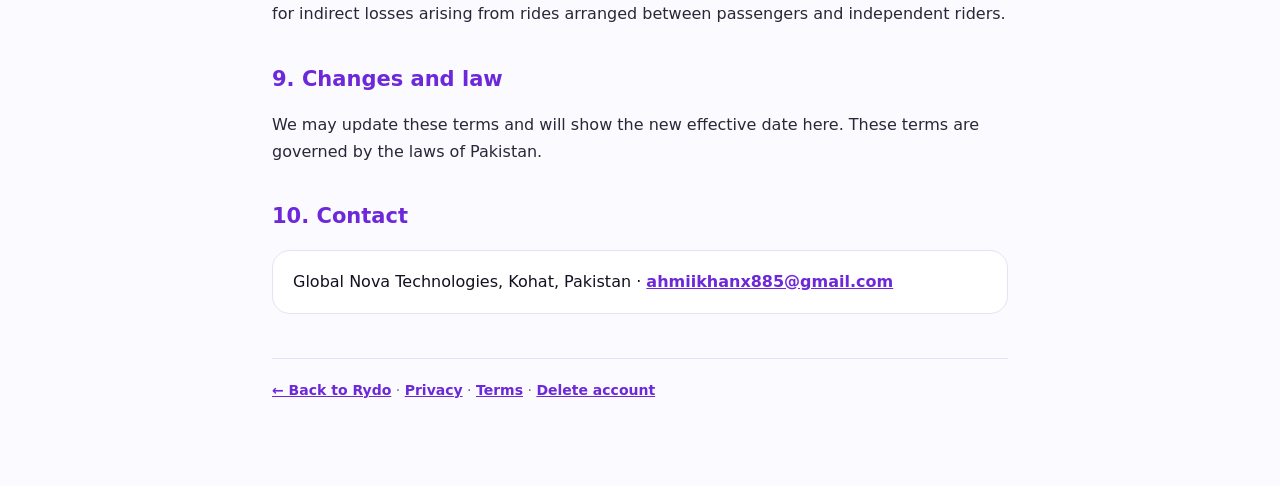
<file: terms.html>
<!doctype html>
<html lang="en">
<head>
<meta charset="utf-8">
<meta name="viewport" content="width=device-width, initial-scale=1">
<title>Terms of Service — Rydo</title>
<link rel="stylesheet" href="legal.css">
<link rel="icon" type="image/png" href="assets/favicon.png">
</head>
<body>
<main>
<a class="brand" href="index.html"><img src="assets/r-mark.png" alt="">Rydo <span>by Global Nova Technologies</span></a>
<h1>Terms of Service</h1>
<p class="meta">App: Rydo · Developer: Global Nova Technologies · Effective: 16 November 2026</p>

<p>By using Rydo you agree to these terms. Please read them carefully.</p>

<h2>1. What Rydo is</h2>
<p>Rydo is a platform that connects passengers with independent bike and rickshaw riders in and around Kohat. Rydo does not itself provide transport. Riders are independent and responsible for their own vehicles, licences and conduct.</p>

<h2>2. Your account</h2>
<ul>
<li>You must give a real phone number and keep your account secure.</li>
<li>You may use guest mode to explore. Some features need you to log in.</li>
<li>You can delete your account at any time from the app.</li>
</ul>

<h2>3. Fares and offers</h2>
<ul>
<li>Rydo shows a suggested fare. You may offer your own fare, and riders may accept it or send a counter-offer.</li>
<li>The fare you accept is the agreed price for that trip. Extra waiting time or a changed destination may change it, and the app will show this.</li>
<li>Pay the rider in cash or by the method you choose in the app.</li>
</ul>

<h2>4. Passenger rules</h2>
<ul>
<li>Be at the pickup point on time and treat riders with respect.</li>
<li>Do not carry illegal, dangerous or prohibited items.</li>
<li>Cancel through the app if your plans change.</li>
</ul>

<h2>5. Rider rules</h2>
<ul>
<li>Riders must be adults with a valid licence, a road-worthy vehicle and approved documents.</li>
<li>Riders must follow traffic laws and never ask for a passenger's personal contact details.</li>
<li>Rydo may suspend riders for unsafe behaviour, fraud or repeated complaints.</li>
</ul>

<h2>6. Safety and SOS</h2>
<p>SOS and live share are there to help you. In an emergency, always contact local authorities (Police 15, Rescue 1122) directly as well.</p>

<h2>7. Prohibited use</h2>
<p>Do not misuse the app, harass others, create fake accounts or bookings, or try to break or copy the service.</p>

<h2>8. Liability</h2>
<p>Rydo works hard to keep the service reliable but cannot guarantee it will always be available or error-free. To the extent allowed by law, Global Nova Technologies is not liable for indirect losses arising from rides arranged between passengers and independent riders.</p>

<h2>9. Changes and law</h2>
<p>We may update these terms and will show the new effective date here. These terms are governed by the laws of Pakistan.</p>

<h2>10. Contact</h2>
<div class="box">Global Nova Technologies, Kohat, Pakistan · <a href="mailto:ahmiikhanx885@gmail.com">ahmiikhanx885@gmail.com</a></div>

<p class="back"><a href="index.html">← Back to Rydo</a> · <a href="privacy.html">Privacy</a> · <a href="terms.html">Terms</a> · <a href="delete-account.html">Delete account</a></p>
</main>
</body>
</html>
</file>
<file: legal.css>
:root{--v1:#5B21B6;--v2:#7C3AED;--v:#6D28D9;--ink:#14101F;--sub:#6B6680;--lav:#EEEAFD;--line:#E7E1F7}
*{box-sizing:border-box}
body{margin:0;font-family:Outfit,system-ui,-apple-system,Segoe UI,Roboto,sans-serif;color:var(--ink);background:#FBFAFF;line-height:1.65;-webkit-font-smoothing:antialiased}
main{max-width:780px;margin:0 auto;padding:40px 22px 70px}
.brand{display:inline-flex;align-items:center;gap:8px;font-weight:900;font-size:20px;color:var(--ink);text-decoration:none;margin-bottom:26px}
.brand img{height:30px}
.brand span{font-weight:500;font-size:13px;color:var(--sub)}
h1{font-size:36px;letter-spacing:-1px;line-height:1.15;margin:0 0 6px}
h2{font-size:21px;margin:34px 0 8px;color:var(--v)}
.meta{color:var(--sub);font-size:14px;margin:0 0 26px;padding-bottom:20px;border-bottom:1px solid var(--line)}
p,li{font-size:16px;color:#2B2638}
ul,ol{padding-left:22px}
li{margin:6px 0}
a{color:var(--v);font-weight:600}
.box{background:#fff;border:1px solid var(--line);border-radius:18px;padding:18px 20px;margin:16px 0}
table{width:100%;border-collapse:collapse;background:#fff;border-radius:14px;overflow:hidden;border:1px solid var(--line);margin:12px 0}
th,td{text-align:left;padding:11px 14px;border-bottom:1px solid var(--line);font-size:14.5px;vertical-align:top}
th{background:var(--lav);color:var(--v)}
.back{margin-top:44px;padding-top:20px;border-top:1px solid var(--line);font-size:14px;color:var(--sub)}
</file>
